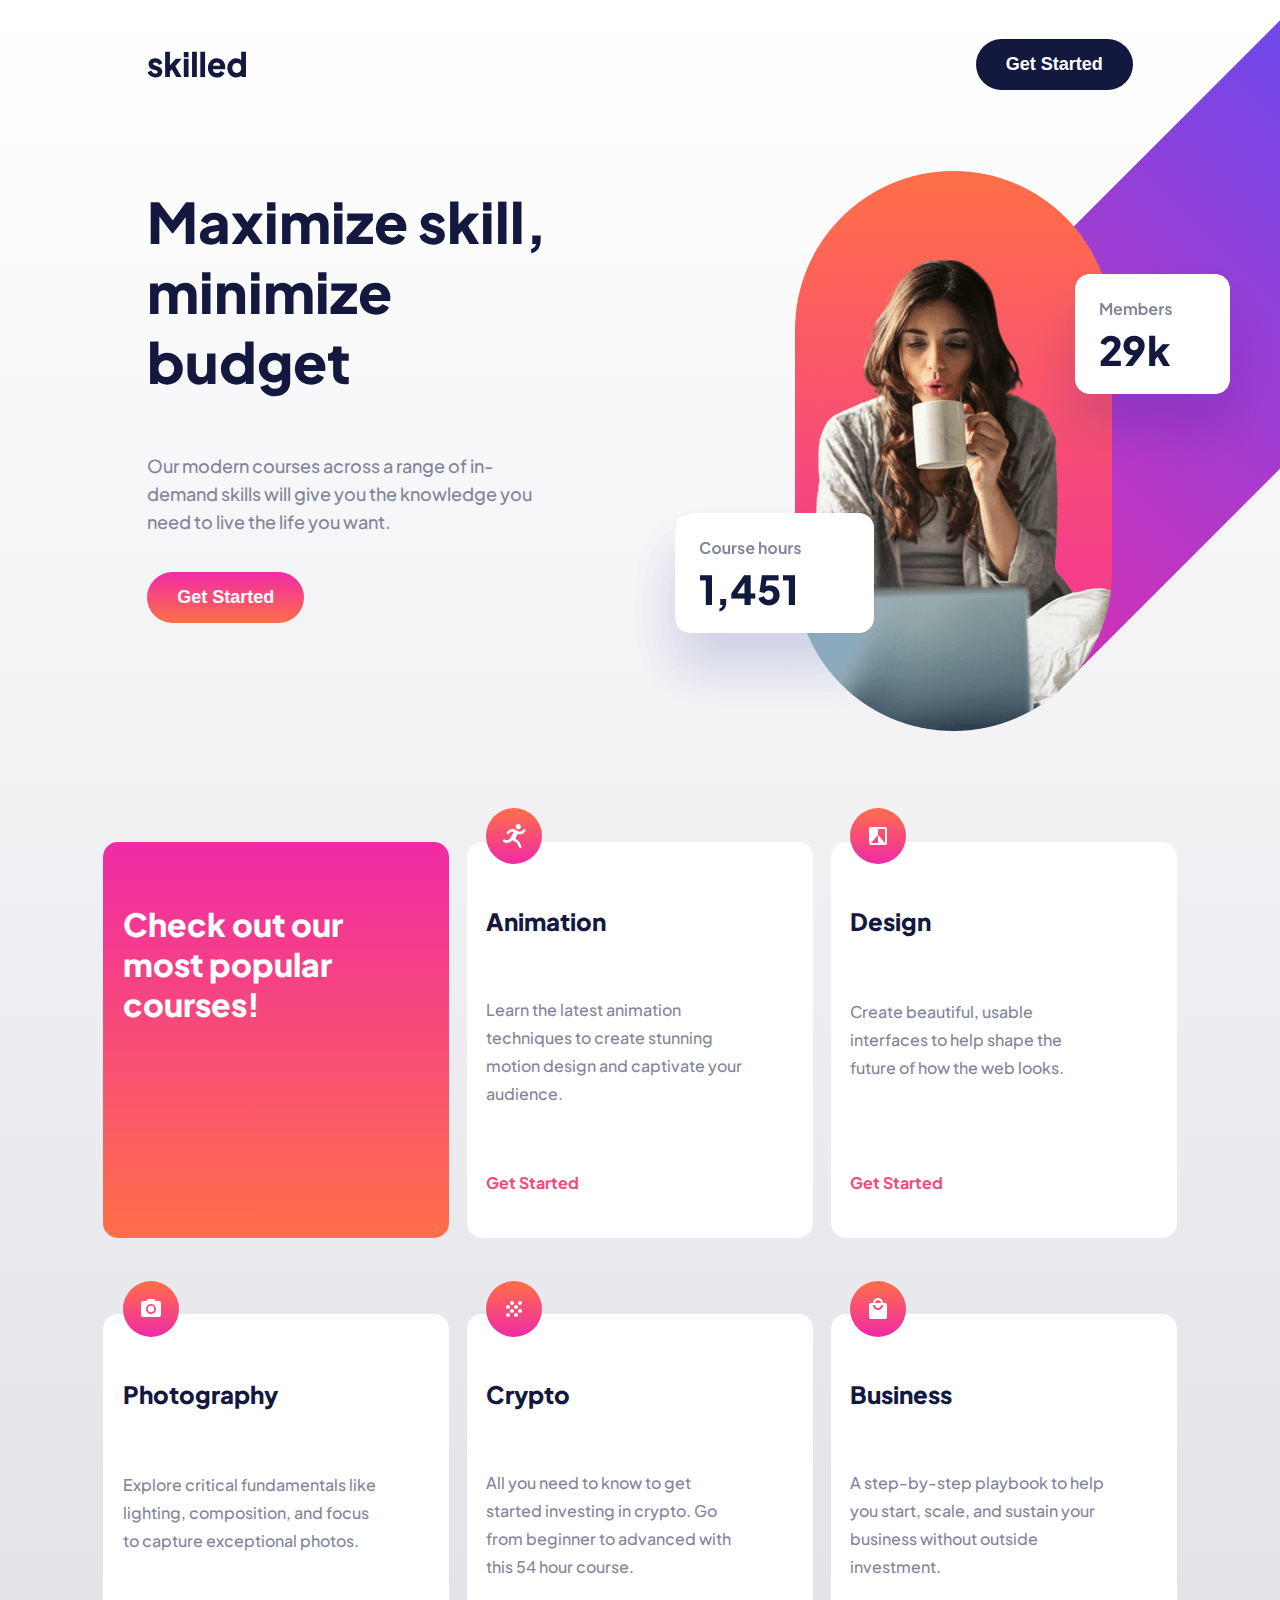
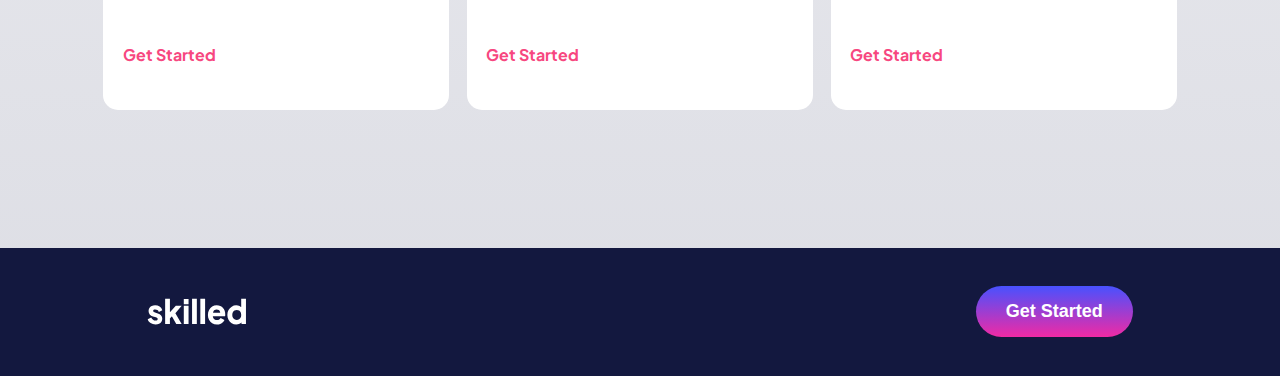
<file: index.html>
<!DOCTYPE html>
<html lang="en">
<head>
  <meta charset="UTF-8">
  <meta name="viewport" content="width=device-width, initial-scale=1.0">

  <link rel="icon" type="image/png" sizes="32x32" href="./assets/favicon-32x32.png">
  <link rel="stylesheet" href="./style/main.css">
  <title>Bardia Dehbasti | Skilled e-learning landing page</title>
  <link rel="preconnect" href="https://fonts.googleapis.com">
  <link rel="preconnect" href="https://fonts.gstatic.com" crossorigin>
  <link href="https://fonts.googleapis.com/css2?family=Plus+Jakarta+Sans:wght@500;700;800&display=swap" rel="stylesheet"> 
</head>
<body>
  <header>
    <nav class="navbar">
      <img class="navbar__img" src="./assets/logo-dark.svg" alt="logo-dark">
      <button class="navbar__button">Get Started</button>
    </nav>
  </header>
  <main>
    <section class="hero">
      <section class="hero--left">
        <h1 class="hero__h1">Maximize skill, minimize budget</h1>
        <p class="hero__p">Our modern courses across a range of in-demand skills will give you the 
          knowledge you need to live the life you want.</p>
        <button class="hero__button">Get Started</button>
      </section>
      <img class="hero__img" src="./assets/image-hero-desktop.png" alt="hero-img">
    </section>
    <section class="cards-section">
      <section class="card card--special">
        <h2 class="card__h2">Check out our most popular courses!</h2>
      </section>
      <section class="card">
        <img class="card__img" src="./assets/icon-animation.svg" alt="animation">
        <h3 class="card__h3">Animation</h3>
        <p class="card__p">Learn the latest animation techniques to create stunning motion 
          design and captivate your audience.</p>
        <a class="card__a" href="">Get Started</a>
      </section>
      <section class="card">
        <img class="card__img" src="./assets/icon-design.svg" alt="design">
        <h3 class="card__h3 card__h3--translate">Design</h3>
        <p class="card__p card__p--translate">Create beautiful, usable interfaces to help shape the future of 
          how the web looks.</p>
        <a class="card__a" href="">Get Started</a>
      </section>
      <section class="card">
        <img class="card__img" src="./assets/icon-photography.svg" alt="photography">
        <h3 class="card__h3 card__h3--translate">Photography</h3>
        <p class="card__p card__p--translate">Explore critical fundamentals like lighting, composition, and focus 
          to capture exceptional photos.</p>
        <a class="card__a" href="">Get Started</a>
      </section>
      <section class="card">
        <img class="card__img" src="./assets/icon-crypto.svg" alt="crypto">
        <h3 class="card__h3">Crypto</h3>
        <p class="card__p">All you need to know to get started investing in crypto. Go from beginner 
          to advanced with this 54 hour course.</p>
        <a class="card__a" href="">Get Started</a>
      </section>
      <section class="card">
        <img class="card__img" src="./assets/icon-business.svg" alt="business">
        <h3 class="card__h3">Business</h3>
        <p class="card__p">
          A step-by-step playbook to help you start, scale, and sustain your business 
          without outside investment.</p>
        <a class="card__a" href="">Get Started</a>
      </section>
    </section>
  </main>
  <footer class="footer">
    <img class="footer__img" src="./assets/logo-light.svg" alt="logo-light">
    <button class="footer__button">Get Started</button>
  </footer>
</body>
</html>
</file>
<file: style/main.css>
.cards-section {
  display: flex;
  justify-content: space-around;
  align-items: normal;
  flex-direction: row;
  flex-wrap: wrap;
  padding: 0.25vh 8vw;
  row-gap: 10vw;
  -moz-column-gap: 1.25vw;
       column-gap: 1.25vw;
  margin-bottom: 15vh;
}
@media (min-width: 600px) {
  .cards-section {
    row-gap: 6vw;
  }
}

.card {
  width: 24vw;
  height: 36vh;
  border-radius: 15px;
  padding: 4vh 1.5vw 0 1.5vw;
  background: #FFFFFF;
  display: flex;
  justify-content: space-between;
  align-items: normal;
  flex-direction: column;
  flex-wrap: nowrap;
  width: 50vw;
  height: 40vh;
  align-items: center;
  text-align: center;
}
.card--special {
  background: linear-gradient(#F02AA6, #FF6F48);
}
.card__img {
  align-self: flex-start;
  position: relative;
  top: -7.75vh;
  bottom: auto;
  left: auto;
  right: auto;
}
.card__h2 {
  font-size: 2rem;
  font-weight: 800;
  color: #FFFFFF;
  width: 20vw;
}
.card__h3 {
  font-size: 1.5rem;
  font-weight: 800;
  color: #13183F;
  transform: translateY(-8vh);
}
.card__h3--translate {
  transform: translateY(-9vh);
}
.card__p {
  font-size: 1.125rem;
  font-weight: 500;
  color: #83869A;
  line-height: 28px;
  width: 40vw;
  transform: translateY(-8vh);
}
.card__p--translate {
  transform: translateY(-9.85vh);
}
.card__a {
  text-decoration: none;
  font-size: 1.125rem;
  font-weight: 700;
  color: #F74780;
  transform: translateY(-5vh);
  cursor: pointer;
  transition: 0.5s ease-out;
}
.card__a:hover {
  color: #FFA7C3;
}
@media (min-width: 600px) {
  .card {
    width: 30vw;
    height: 40vh;
    text-align: left;
  }
  .card__p {
    font-size: 1rem;
    width: 20vw;
  }
  .card__a {
    font-size: 1rem;
  }
}
@media (min-width: 1200px) {
  .card {
    width: 24vw;
    display: flex;
    justify-content: space-between;
    align-items: normal;
    flex-direction: column;
    flex-wrap: nowrap;
  }
}

.footer {
  background: #13183F;
  display: flex;
  justify-content: center;
  align-items: center;
  flex-direction: column;
  flex-wrap: nowrap;
  row-gap: 2vh;
  padding: 4.3vh 11.5vw;
}
.footer__img {
  width: 20vw;
  height: 3vh;
}
.footer__button {
  background: linear-gradient(#4851FF, #F02AA4);
  color: #FFFFFF;
  font-size: 1.125rem;
  font-weight: 700;
  padding: 15px 30px;
  border: none;
  border-radius: 28px;
  cursor: pointer;
  transition: 0.5s ease-out;
}
.footer__button:hover {
  box-shadow: inset 0 0 100px 100px rgba(255, 255, 255, 0.5);
}
@media (min-width: 600px) {
  .footer {
    display: flex;
    justify-content: space-between;
    align-items: center;
    flex-direction: row;
    flex-wrap: nowrap;
  }
  .footer__img {
    width: 15vw;
    height: 3vh;
  }
}
@media (min-width: 900px) {
  .footer__img {
    width: 10vw;
    height: 3vh;
  }
}
@media (min-width: 1200px) {
  .footer__img {
    width: 7.7vw;
    height: 3vh;
  }
}

.navbar {
  display: flex;
  justify-content: center;
  align-items: center;
  flex-direction: column;
  flex-wrap: nowrap;
  row-gap: 2vh;
  padding: 4.3vh 11.5vw;
}
.navbar__button {
  background: #13183F;
  color: #FFFFFF;
  font-size: 1.125rem;
  font-weight: 700;
  padding: 15px 30px;
  border: none;
  border-radius: 28px;
  cursor: pointer;
  transition: 0.5s ease-out;
}
.navbar__button:hover {
  background-color: #666CA3;
}
.navbar__img {
  width: 20vw;
  height: 3vh;
}
@media (min-width: 600px) {
  .navbar {
    display: flex;
    justify-content: space-between;
    align-items: center;
    flex-direction: row;
    flex-wrap: nowrap;
  }
  .navbar__img {
    width: 15vw;
    height: 3vh;
  }
}
@media (min-width: 900px) {
  .navbar__img {
    width: 10vw;
    height: 3vh;
  }
}
@media (min-width: 1200px) {
  .navbar__img {
    width: 7.7vw;
    height: 3vh;
  }
}

.hero {
  display: flex;
  justify-content: center;
  align-items: center;
  flex-direction: column;
  flex-wrap: nowrap;
  padding: 2vh 11.5vw;
  height: 150vh;
  margin-bottom: 0;
}
.hero--left {
  height: 19.5vh;
  display: flex;
  justify-content: center;
  align-items: center;
  flex-direction: column;
  flex-wrap: nowrap;
  position: relative;
  top: 0vh;
  bottom: auto;
  left: auto;
  right: auto;
  text-align: center;
}
.hero__img {
  z-index: -1;
  position: relative;
  top: -10vh;
  bottom: auto;
  left: auto;
  right: -35vw;
}
.hero__h1 {
  font-size: 3.5rem;
  font-weight: 800;
  color: #13183F;
  width: 80vw;
}
.hero__p {
  font-size: 1.125rem;
  font-weight: 500;
  color: #83869A;
  line-height: 28px;
  margin-bottom: 4vh;
}
.hero__button {
  background: linear-gradient(#F02AA6, #FF6F48);
  color: #FFFFFF;
  font-size: 1.125rem;
  font-weight: 700;
  padding: 15px 30px;
  border: none;
  border-radius: 28px;
  cursor: pointer;
  transition: 0.5s ease-out;
}
.hero__button:hover {
  box-shadow: inset 0 0 100px 100px rgba(255, 255, 255, 0.5);
}
@media (min-width: 600px) {
  .hero--left {
    display: flex;
    justify-content: center;
    align-items: center;
    flex-direction: column;
    flex-wrap: nowrap;
    position: relative;
    top: 0vh;
    bottom: auto;
    left: auto;
    right: auto;
    text-align: center;
  }
  .hero__img {
    top: 0vh;
    left: 10vw;
    transform: scale(0.8);
  }
  .hero__h1 {
    width: 75vw;
  }
}
@media (min-width: 900px) {
  .hero {
    display: flex;
    justify-content: normal;
    align-items: center;
    flex-direction: row;
    flex-wrap: nowrap;
    height: 60vh;
    margin-bottom: 0;
  }
  .hero--left {
    display: flex;
    justify-content: normal;
    align-items: flex-start;
    flex-direction: column;
    flex-wrap: nowrap;
    height: 19.5vh;
    position: relative;
    top: -20vh;
    bottom: auto;
    left: auto;
    right: auto;
    text-align: left;
  }
  .hero__img {
    position: relative;
    top: -15vh;
    bottom: auto;
    left: auto;
    right: 2vw;
    transform: scale(0.9);
  }
  .hero__h1 {
    width: 32vw;
    font-size: 2rem;
  }
  .hero__p {
    font-size: 1rem;
  }
}
@media (min-width: 1200px) {
  .hero {
    margin-bottom: 15vh;
  }
  .hero__img {
    position: relative;
    top: -10vh;
    bottom: auto;
    left: auto;
    right: -5vw;
    transform: scale(1);
  }
  .hero__h1 {
    font-size: 3.5rem;
    font-weight: 800;
    color: #13183F;
  }
  .hero__p {
    font-size: 1.125rem;
  }
}

body {
  margin: 0;
  box-sizing: border-box;
  font-family: "Plus Jakarta Sans", sans-serif;
  background: linear-gradient(#FFFFFF, #dcdde4);
}/*# sourceMappingURL=main.css.map */
</file>
